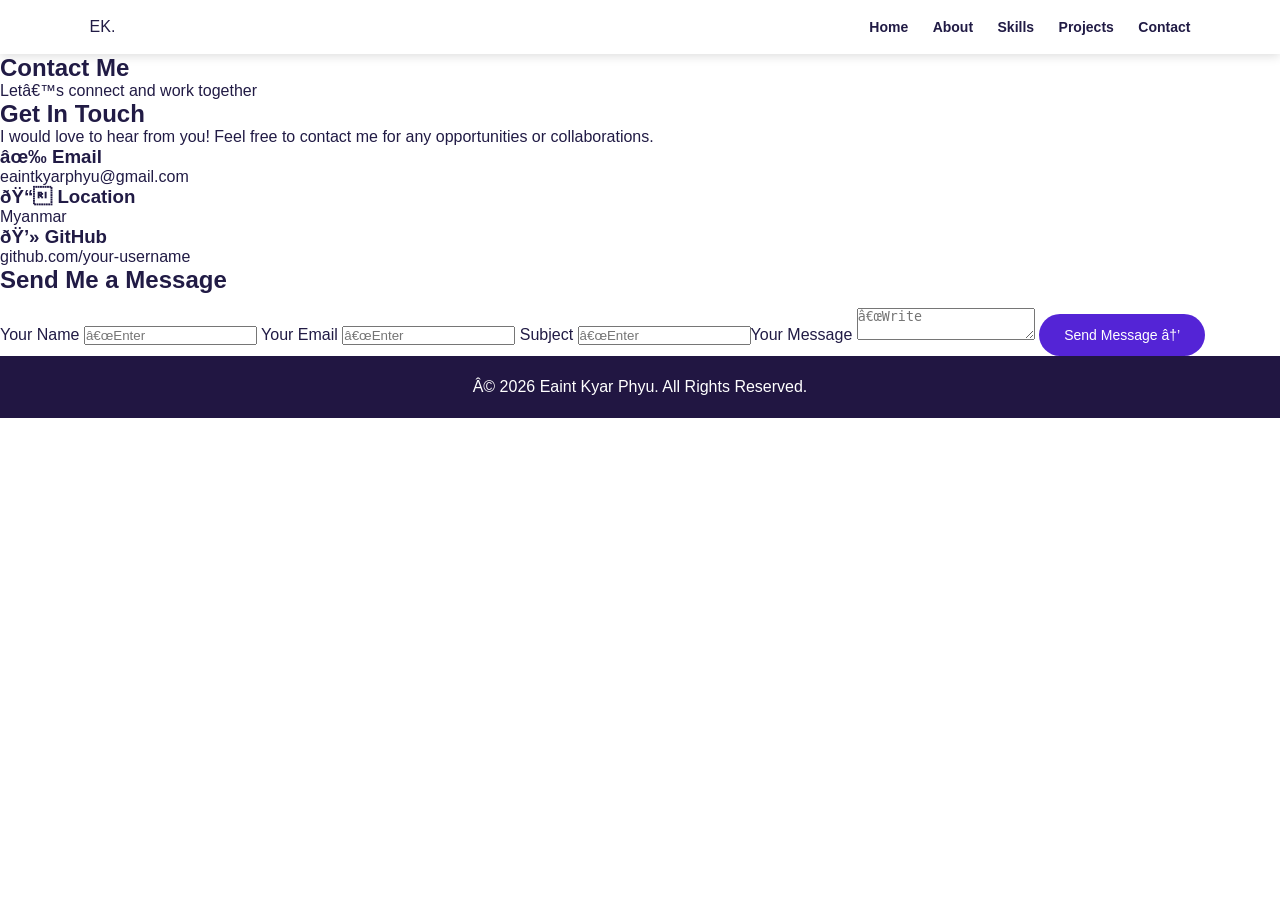
<file: contact.html>
<!DOCTYPE html>

<html lang=“en”>

<head>

<meta charset=“UTF-8”>

<meta name=“viewport” content=“width=device-width, initial-scale=1.0”>

<title>Contact Me | Eaint Kyar Phyu</title>

<style>

* { margin:0; padding:0; box-sizing:border-box; }

body {

    font-family:Arial,sans-serif;

    color:#211b45;

}

header {

    padding:18px 7%;

    display:flex;

    justify-content:space-between;

    align-items:center;

    background:white;

    box-shadow:0 2px 10px #ddd;

}

.logo { color:#5424d6; font-size:24px; font-weight:bold; }

nav a {

    text-decoration:none;

    color:#211b45;

    margin-left:20px;

    font-size:14px;

    font-weight:bold;

}

nav a:hover, nav a.active { color:#5424d6; }

.banner {

    text-align:center;

    padding:65px 20px;

    background:linear-gradient(120deg,#eee8ff,#c6b1ff);

}

.banner h1 { color:#5424d6; font-size:40px; }

.banner p { margin-top:10px; color:#625d79; }

.contact {

    padding:65px 8%;

    display:grid;

    grid-template-columns:1fr 1.2fr;

    gap:45px;

}

.contact-info h2,

.contact-form h2 {

    color:#5424d6;

    margin-bottom:20px;

}

.contact-info p {

    color:#625d79;

    line-height:1.8;

}

.contact-item {

    margin-top:25px;

    padding:15px;

    background:#f5f1ff;

    border-radius:12px;

}

.contact-item h3 {

    color:#5424d6;

    margin-bottom:5px;

}

.contact-form {

    padding:30px;

    background:#f8f5ff;

    border-radius:18px;

}

.contact-form label {

    display:block;

    margin:15px 0 7px;

    font-weight:bold;

}

.contact-form input,

.contact-form textarea {

    width:100%;

    padding:13px;

    border:1px solid #ddd2fa;

    border-radius:9px;

    font-size:14px;

    font-family:Arial,sans-serif;

    outline:none;

}

.contact-form input:focus,

.contact-form textarea:focus {

    border-color:#5424d6;

}

.contact-form textarea {

    height:130px;

    resize:vertical;

}

button {

    margin-top:20px;

    padding:13px 25px;

    border:none;

    background:#5424d6;

    color:white;

    border-radius:25px;

    font-size:14px;

    cursor:pointer;

}

button:hover { background:#35119a; }

footer {

    background:#211642;

    color:white;

    text-align:center;

    padding:22px;

}

@media(max-width:700px) {

    header { flex-direction:column; gap:15px; }

    nav { display:flex; flex-wrap:wrap; justify-content:center; gap:12px; }

    nav a { margin:0; font-size:12px; }

    .contact { grid-template-columns:1fr; }

}

</style>

</head>

<body>

<header>

    <div class=“logo”>EK.</div>

    <nav>

        <a href=“index.html”>Home</a>

        <a href=“about.html”>About</a>

        <a href=“skills.html”>Skills</a>

        <a href=“projects.html”>Projects</a>

        <a href=“contact.html” class=“active”>Contact</a>

    </nav>

</header>

<section class=“banner”>

    <h1>Contact Me</h1>

    <p>Let’s connect and work together</p>

</section>

<section class=“contact”>

    <div class=“contact-info”>

        <h2>Get In Touch</h2>

        <p>

            I would love to hear from you!

            Feel free to contact me for any

            opportunities or collaborations.

        </p>

        <div class=“contact-item”>

            <h3>✉ Email</h3>

            <p>eaintkyarphyu@gmail.com</p>

        </div>

        <div class=“contact-item”>

            <h3>📍 Location</h3>

            <p>Myanmar</p>

        </div>

        <div class=“contact-item”>

            <h3>💻 GitHub</h3>

            <p>github.com/your-username</p>

        </div>

    </div>

    <div class=“contact-form”>

        <h2>Send Me a Message</h2>

        <form id=“contactForm”>

            <label>Your Name</label>

            <input type=“text” id=“name”

                placeholder=“Enter your name” required>

            <label>Your Email</label>

            <input type=“email” id=“email”

                placeholder=“Enter your email” required>

            <label>Subject</label>

            <input type=“text” id=“subject”

                placeholder=“Enter subject” required><label>Your Message</label>

            <textarea id=“message”

                placeholder=“Write your message...”

                required></textarea>

            <button type=“submit”>Send Message →</button>

        </form>

    </div>

</section>

<footer>

    <p>© 2026 Eaint Kyar Phyu. All Rights Reserved.</p>

</footer>

<script>

document.getElementById(“contactForm”)

.addEventListener(“submit”, function(event) {

    event.preventDefault();

    const name = document.getElementById(“name”).value;

    const email = document.getElementById(“email”).value;

    const subject = document.getElementById(“subject”).value;

    const message = document.getElementById(“message”).value;

    const body =

        “Name: “ + name +

        “\nEmail: “ + email +

        “\nMessage: “ + message;

    const link =

        “mailto:YOUR_EMAIL@example.com” +

        “?subject=“ + encodeURIComponent(subject) +

        “&body=“ + encodeURIComponent(body);

    window.location.href = link;

});

</script>

</body>

</html>
</file>
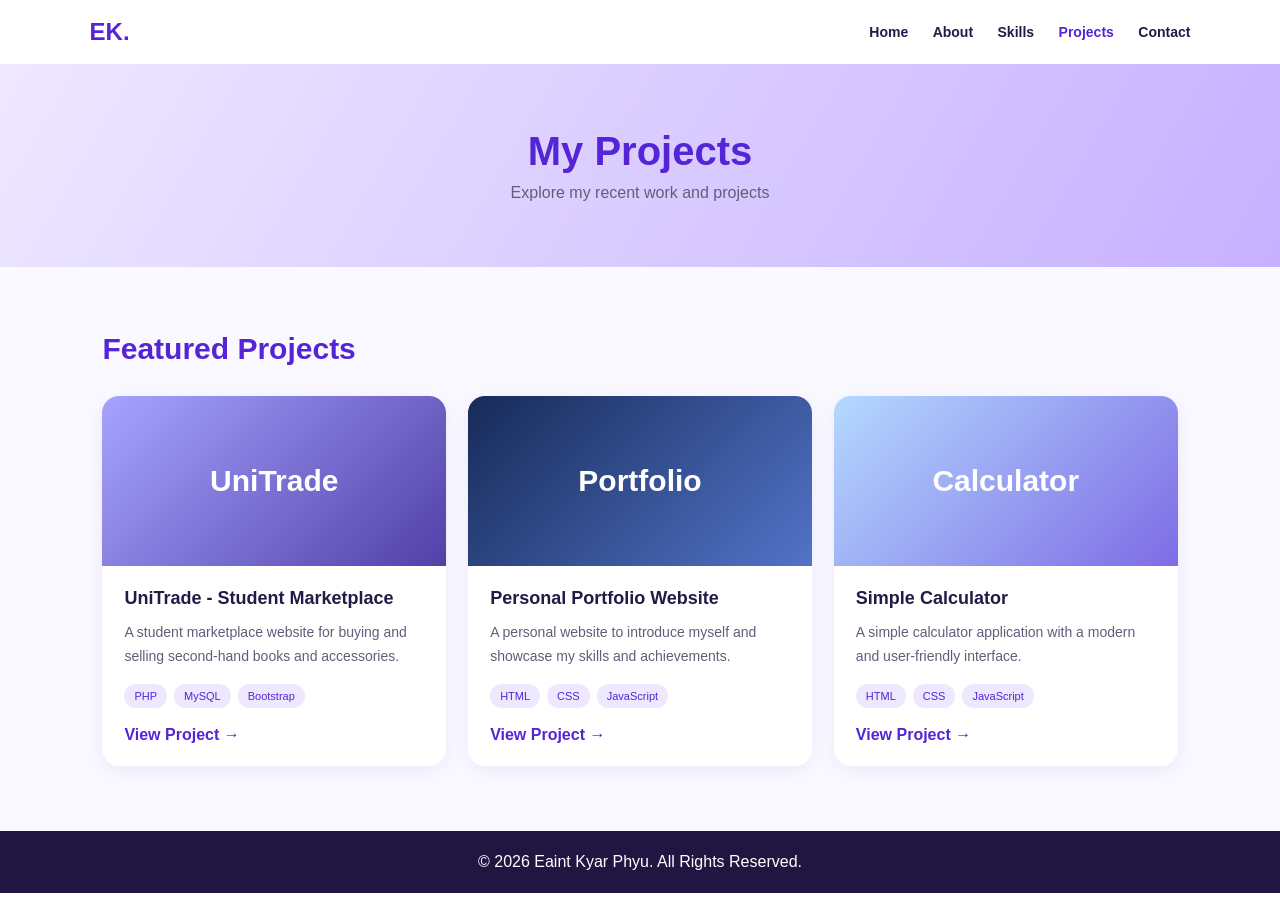
<file: projects.html>
<!DOCTYPE html>

<html lang="en">

<head>

<meta charset="UTF-8">

<meta name="viewport" content="width=device-width, initial-scale=1.0">

<title>My Projects | Eaint Kyar Phyu</title>

<style>

* { margin:0; padding:0; box-sizing:border-box; }

body {

    font-family:Arial,sans-serif;

    color:#211b45;

}

header {

    padding:18px 7%;

    display:flex;

    justify-content:space-between;

    align-items:center;

    background:white;

    box-shadow:0 2px 10px #ddd;

}

.logo { color:#5424d6; font-size:24px; font-weight:bold; }

nav a {

    text-decoration:none;

    color:#211b45;

    margin-left:20px;

    font-size:14px;

    font-weight:bold;

}

nav a:hover, nav a.active { color:#5424d6; }

.banner {

    text-align:center;

    padding:65px 20px;

    background:linear-gradient(120deg,#eee8ff,#c6b1ff);

}

.banner h1 { color:#5424d6; font-size:40px; }

.banner p { margin-top:10px; color:#625d79; }

.projects {

    padding:65px 8%;

    background:#faf9ff;

}

.projects h2 {

    color:#5424d6;

    margin-bottom:30px;

    font-size:30px;

}

.project-grid {

    display:grid;

    grid-template-columns:repeat(3,1fr);

    gap:22px;

}

.project-card {

    background:white;

    border-radius:17px;

    overflow:hidden;

    box-shadow:0 5px 20px #5424d615;

    transition:.3s;

}

.project-card:hover {

    transform:translateY(-8px);

}

.project-image {

    height:170px;

    display:flex;

    align-items:center;

    justify-content:center;

    font-size:30px;

    font-weight:bold;

    color:white;

}

.one { background:linear-gradient(135deg,#a6a4ff,#5140a8); }

.two { background:linear-gradient(135deg,#172b59,#5273c8); }

.three { background:linear-gradient(135deg,#b4d9ff,#7e6ce5); }

.project-info { padding:22px; }

.project-info h3 {

    font-size:18px;

    margin-bottom:12px;

}

.project-info p {

    color:#625d79;

    font-size:14px;

    line-height:1.7;

    margin-bottom:15px;

}

.tags {

    display:flex;

    flex-wrap:wrap;

    gap:7px;

    margin-bottom:18px;

}

.tags span {

    background:#eee8ff;

    color:#5424d6;

    padding:6px 10px;

    border-radius:20px;

    font-size:11px;

}

.project-info a {

    color:#5424d6;

    font-weight:bold;

    text-decoration:none;

}

footer {

    background:#211642;

    color:white;

    text-align:center;

    padding:22px;

}

@media(max-width:800px) {

    .project-grid { grid-template-columns:repeat(2,1fr); }

}

@media(max-width:600px) {

    header { flex-direction:column; gap:15px; }

    nav { display:flex; flex-wrap:wrap; justify-content:center; gap:12px; }

    nav a { margin:0; font-size:12px; }

    .project-grid { grid-template-columns:1fr; }

}

</style>

</head>

<body>

<header>

    <div class="logo">EK.</div>

    <nav>

        <a href="index.html">Home</a>

        <a href="about.html">About</a>

        <a href="skills.html">Skills</a>

        <a href="projects.html" class="active">Projects</a>

        <a href="contact.html">Contact</a>

    </nav>

</header>

<section class="banner">

    <h1>My Projects</h1>

    <p>Explore my recent work and projects</p>

</section>

<section class="projects">

    <h2>Featured Projects</h2>

    <div class="project-grid">

        <div class="project-card">

            <div class="project-image one">

                UniTrade

            </div>

            <div class="project-info">

                <h3>UniTrade - Student Marketplace</h3>

                <p>

                    A student marketplace website

                    for buying and selling second-hand

                    books and accessories.

                </p>

                <div class="tags">

                    <span>PHP</span>

                    <span>MySQL</span>

                    <span>Bootstrap</span>

                </div>

                <a href="#">View Project →</a>

            </div>

        </div>

        <div class="project-card">

            <div class="project-image two">

                Portfolio

            </div>

            <div class="project-info"><h3>Personal Portfolio Website</h3>

                <p>

                    A personal website to introduce

                    myself and showcase my skills

                    and achievements.

                </p>

                <div class="tags">

                    <span>HTML</span>

                    <span>CSS</span>

                    <span>JavaScript</span>

                </div>

                <a href="index.html">View Project →</a>

            </div>

        </div>

        <div class="project-card">

            <div class="project-image three">

                Calculator

            </div>

            <div class="project-info">

                <h3>Simple Calculator</h3>

                <p>

                    A simple calculator application

                    with a modern and user-friendly

                    interface.

                </p>

                <div class="tags">

                    <span>HTML</span>

                    <span>CSS</span>

                    <span>JavaScript</span>

                </div>

                <a href="#">View Project →</a>

            </div>

        </div>

    </div>

</section>

<footer>

    <p>© 2026 Eaint Kyar Phyu. All Rights Reserved.</p>

</footer>

</body>

</html>
</file>
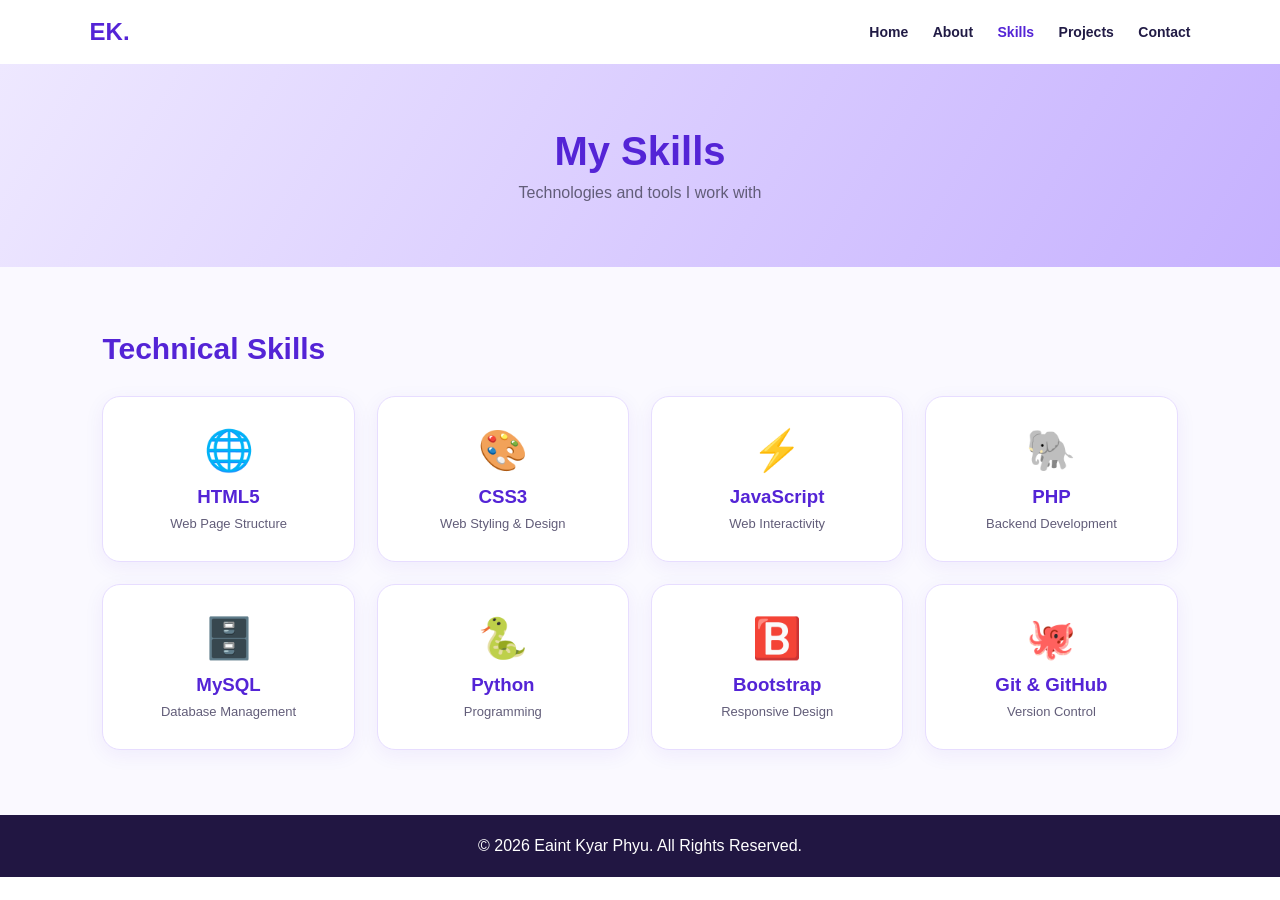
<file: skills.html>
<!DOCTYPE html>

<html lang="en">

<head>

<meta charset="UTF-8">

<meta name="viewport" content="width=device-width, initial-scale=1.0">

<title>My Skills | Eaint Kyar Phyu</title>

<style>

* { margin:0; padding:0; box-sizing:border-box; }

body {

    font-family:Arial,sans-serif;

    color:#211b45;

}

header {

    padding:18px 7%;

    display:flex;

    justify-content:space-between;

    align-items:center;

    box-shadow:0 2px 10px #ddd;

    background:white;

}

.logo { color:#5424d6; font-size:24px; font-weight:bold; }

nav a {

    text-decoration:none;

    color:#211b45;

    margin-left:20px;

    font-size:14px;

    font-weight:bold;

}

nav a:hover, nav a.active { color:#5424d6; }

.banner {

    text-align:center;

    padding:65px 20px;

    background:linear-gradient(120deg,#eee8ff,#c6b1ff);

}

.banner h1 { color:#5424d6; font-size:40px; }

.banner p { color:#625d79; margin-top:10px; }

.skills {

    padding:65px 8%;

    background:#faf9ff;

}

.skills h2 {

    color:#5424d6;

    margin-bottom:30px;

    font-size:30px;

}

.skill-grid {

    display:grid;

    grid-template-columns:repeat(4,1fr);

    gap:22px;

}

.card {

    background:white;

    text-align:center;

    padding:30px 18px;

    border:1px solid #e7ddff;

    border-radius:18px;

    box-shadow:0 5px 20px #5424d610;

    transition:.3s;

}

.card:hover {

    transform:translateY(-8px);

    box-shadow:0 10px 25px #5424d633;

}

.icon {

    font-size:40px;

    margin-bottom:12px;

}

.card h3 {

    color:#5424d6;

    margin-bottom:8px;

}

.card p {

    color:#625d79;

    font-size:13px;

}

footer {

    background:#211642;

    color:white;

    text-align:center;

    padding:22px;

}

@media(max-width:800px) {

    .skill-grid { grid-template-columns:repeat(2,1fr); }

}

@media(max-width:600px) {

    header { flex-direction:column; gap:15px; }

    nav { display:flex; flex-wrap:wrap; justify-content:center; gap:12px; }

    nav a { margin:0; font-size:12px; }

    .skill-grid { grid-template-columns:1fr 1fr; gap:12px; }

    .card { padding:22px 10px; }

}

</style>

</head>

<body>

<header>

    <div class="logo">EK.</div>

    <nav>

        <a href="index.html">Home</a>

        <a href="about.html">About</a>

        <a href="skills.html" class="active">Skills</a>

        <a href="projects.html">Projects</a>

        <a href="contact.html">Contact</a>

    </nav>

</header>

<section class="banner">

    <h1>My Skills</h1>

    <p>Technologies and tools I work with</p>

</section>

<section class="skills">

    <h2>Technical Skills</h2>

    <div class="skill-grid">

        <div class="card">

            <div class="icon">🌐</div>

            <h3>HTML5</h3>

            <p>Web Page Structure</p>

        </div>

        <div class="card">

            <div class="icon">🎨</div>

            <h3>CSS3</h3>

            <p>Web Styling & Design</p>

        </div>

        <div class="card">

            <div class="icon">⚡</div>

            <h3>JavaScript</h3>

            <p>Web Interactivity</p>

        </div>

        <div class="card">

            <div class="icon">🐘</div>

            <h3>PHP</h3>

            <p>Backend Development</p>

        </div>

        <div class="card">

            <div class="icon">🗄️</div>

            <h3>MySQL</h3>

            <p>Database Management</p>

        </div>

        <div class="card">

            <div class="icon">🐍</div>

            <h3>Python</h3>

            <p>Programming</p>

        </div>

        <div class="card">

            <div class="icon">🅱️</div>

            <h3>Bootstrap</h3>

            <p>Responsive Design</p>

        </div>

        <div class="card">

            <div class="icon">🐙</div>

            <h3>Git & GitHub</h3>

            <p>Version Control</p>

        </div>

    </div>

</section>

<footer>

    <p>© 2026 Eaint Kyar Phyu. All Rights Reserved.</p>

</footer>

</body>

</html>
</file>
